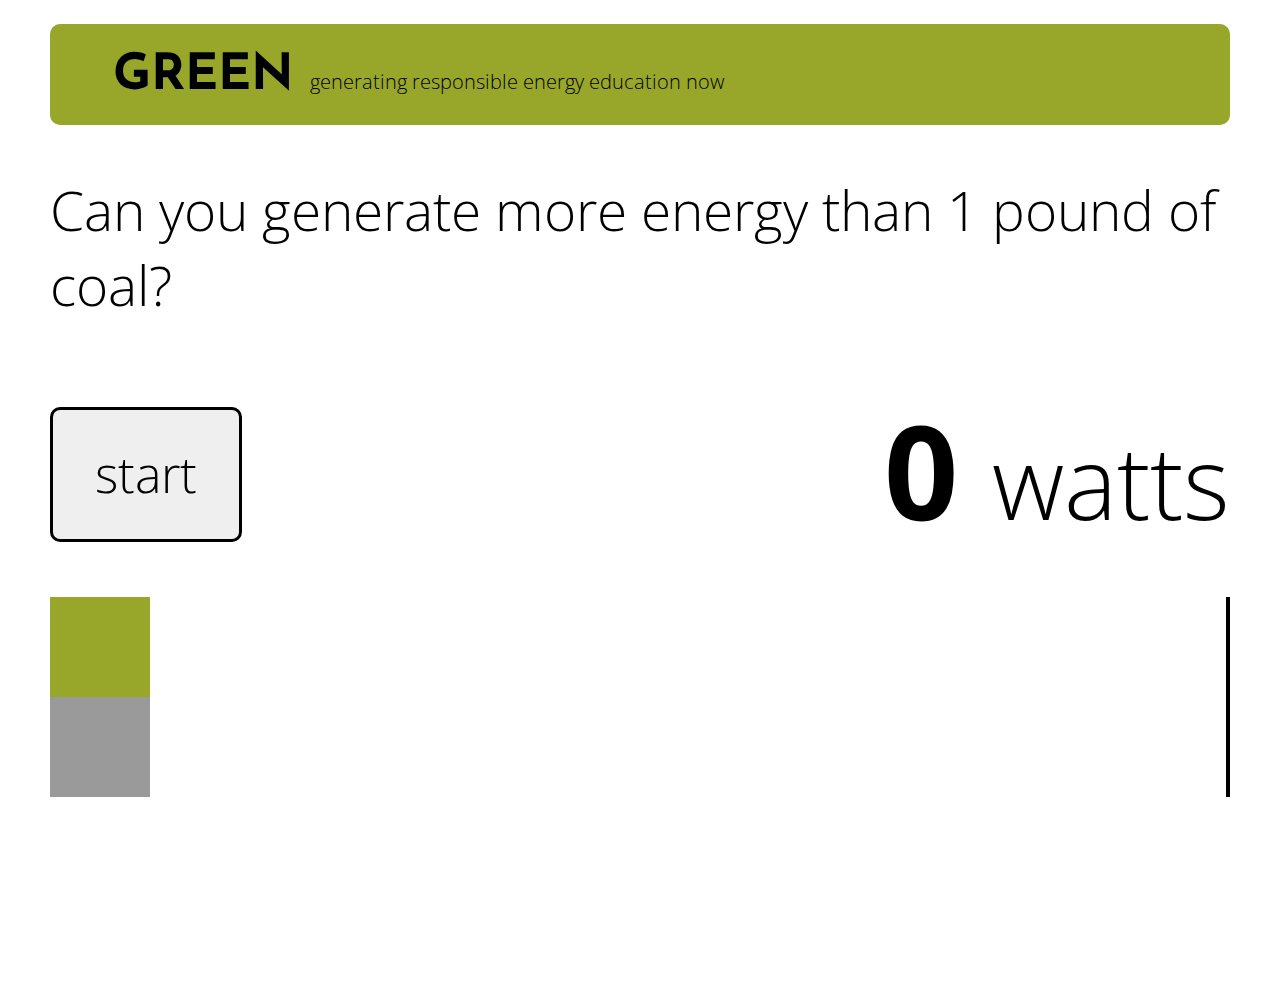
<file: index.html>
<!DOCTYPE html>
<html>
<head>
<title>GREEN</title>
<link rel="stylesheet" type="text/css" href="style.css">
<link href='http://fonts.googleapis.com/css?family=Geostar|Stint+Ultra+Expanded:200,400' rel='stylesheet' type='text/css'>
<link href='http://fonts.googleapis.com/css?family=Josefin+Sans:400,600,700|Open+Sans:400,600' rel='stylesheet' type='text/css'>
</head>

<body>

<div id="banner">
  <span>GREEN </span>
  <span id="sub"> generating responsible energy education now</span>


</div>
<div id="question">Can you generate more energy than 1 pound of coal?</div>
<div id="feedback">

    <span><button id ="start"> start</button></span>
    <a href="graphpage.html"><button  id="results" style="display:none;"> view results </button></a>

    <div id="counter"><span id="num"> 0 </span><span id="unit"> watts</span></div>
</div><!--feedback-->



  <div id="road">

    <!--<div>
      <img id="coal" height="100px" width="100px" src="coal.png">
    </div>
    <div>
      <img id="windmill" height="200px" width="100px" src="windmill.png">
    </div>-->

    <canvas id="myCanvas" width="1330" height="400"></canvas>
    <script>




      // Check for the various File API support.
      if (window.File && window.FileReader && window.FileList && window.Blob) {
        // Great success! All the File APIs are supported.
      } else {
        alert('The File APIs are not fully supported in this browser.');
      }

      //document.getElementById('num').innerText = GetALine("data.txt");

        var wattsfromfile = 0;
        var fileName = "data.txt";
	      var txtFile;

        //keep track of watts in last line of file


        if (window.XMLHttpRequest)
    	  {// code for IE7+, Firefox, Chrome, Opera, Safari
    	  txtFile = new XMLHttpRequest();
    	  }
    	else
    	  {// code for IE6, IE5
    	  txtFile = new ActiveXObject("Microsoft.XMLHTTP");
    	  }
	       txtFile.open("GET","data.txt",false);
	       txtFile.send();
	       var txtDoc=txtFile.responseText;
	       var lines = txtDoc.split("\n");
         //alert(lines[lines.length-2]);
        wattsfromfile = parseInt(lines[lines.length-2]); // values in lines[0], lines[1].



              var windimg = new Image,
              ctx = document.getElementById('myCanvas').getContext('2d');

              var coalimg = new Image,
              ctx = document.getElementById('myCanvas').getContext('2d');

              var rect1 = {
              x: 0,
              y: 0,
              width: 100,
              height: 100,
              borderWidth: 5
              };

              var rect2 = {
              x: 0,
              y: 100,
              width: 100,
              height: 100,
              borderWidth: 5
              };

              function drawRectangle(rectangle, context, color) {
              context.beginPath();
              context.rect(rectangle.x, rectangle.y, rectangle.width, rectangle.height);
              context.fillStyle = color;
              context.fill();

              }


              coalimg.src = 'coal.png';
              windimg.src ='windmill.png';

              ctx.clearRect(0, 0, ctx.canvas.width, ctx.canvas.height);
              drawRectangle(rect2, ctx, '#9a9a9a');
              drawRectangle(rect1, ctx, '#98A729');
              ctx.drawImage(coalimg, 0,100);
              ctx.drawImage(windimg, 0,0);

      //call move when user clicks start
      start.addEventListener('click', function () {

        //declare move: moves rectangles and images forward until end of screen is reached
        function move(obj1, obj2, ctx, x1, y1, x2, y2) {

          //cahnge watts according to last line in file var watts + random # btwn 1 and 20
          var watts = setInterval(function(){

          changeWatts(wattsfromfile);

          },500);

          //call move at interval
          var interval = setInterval(function() {

            return function () {
              ctx.clearRect(0, 0, ctx.canvas.width, ctx.canvas.height);
              //draw rectangles
              drawRectangle(rect2, ctx, '#9a9a9a');
              drawRectangle(rect1, ctx, '#98A729');

              //draw images
              ctx.drawImage(obj2, x1, y1);
              ctx.drawImage(obj1, x2, y2);


              //increment location of images
              x1 += 2;
              x2 += 1;

              //increment length of rectangles
              rect1.width += 1;
              rect2.width += 2;

              //when race is finished set watts to zero and stop objects
              if (x1 > ctx.canvas.width-104) {
                clearInterval(watts);
                clearInterval(interval);
                document.getElementById('num').innerHTML = "0";
                document.getElementById('results').style.display = "block";
              }
            };
          }(), 1330/80);

        }

      move(windimg,coalimg,ctx,0,100, 0, 0);



      }, false);

      //generate random amount of watts and update feedback in html
      function changeWatts(x){

        var newwatts = x + (Math.floor((Math.random() * 20) + 1));
        document.getElementById("num").innerHTML = newwatts;

        }
    </script>
  </div><!--road-->







</body>


</html>
</file>
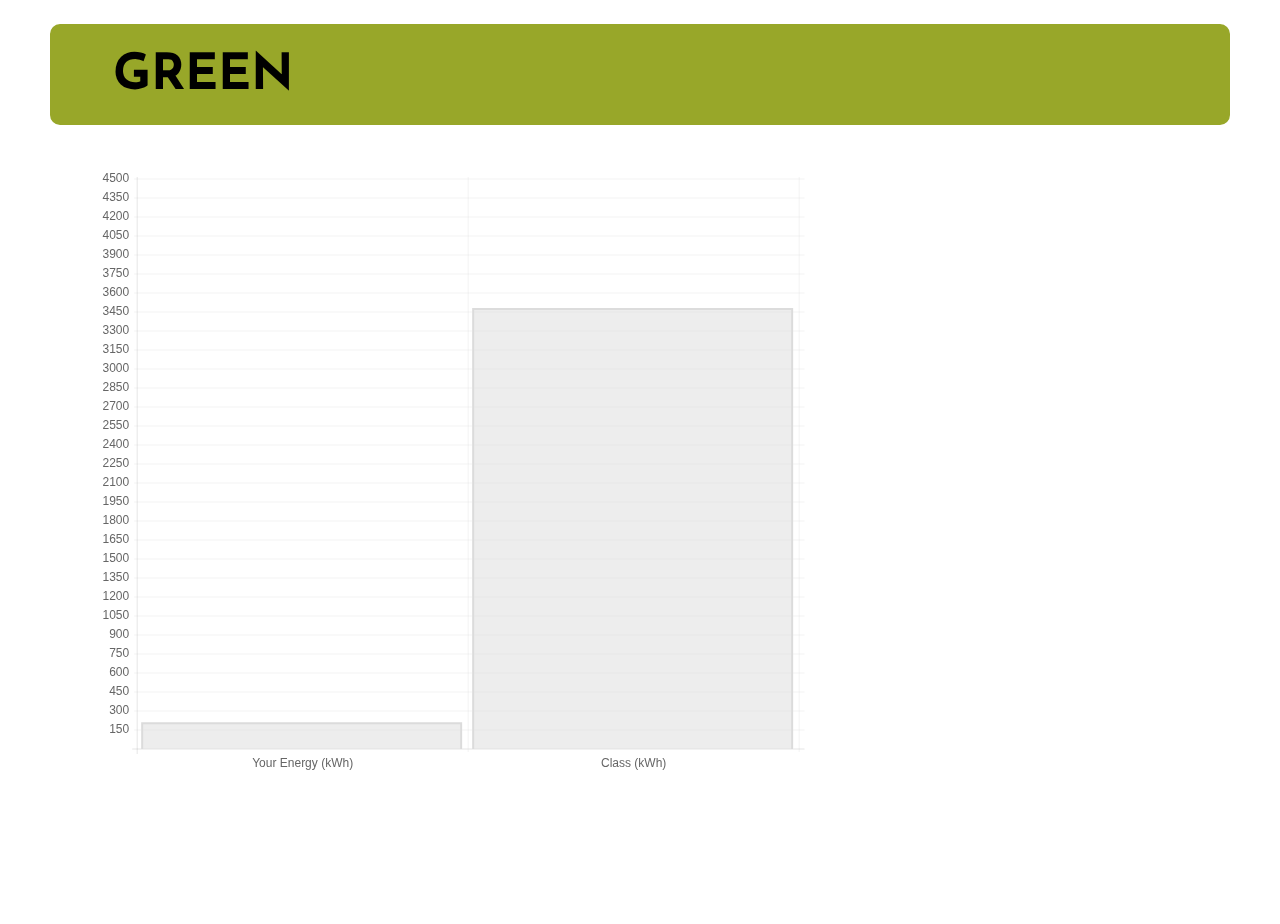
<file: graphpage.html>
<!doctype html>
<html>
	<head>
		<title>GREEN</title>
		<script src="Chart.js"></script>
		<meta name = "viewport" content = "initial-scale = 1, user-scalable = no">
		<style>
			canvas{
			}
		</style>
		<link rel="stylesheet" type="text/css" href="style.css">
		<link href='http://fonts.googleapis.com/css?family=Geostar|Stint+Ultra+Expanded' rel='stylesheet' type='text/css'>
	</head>
	<body>
		<div id="pagecontainer">
		<div id="banner"> GREEN </div>
		<canvas id="canvas" height="600" width="800"></canvas>


	<script>

		var barChartData = {
			labels : ["Your Energy (kWh)","Class (kWh)"],
			datasets : [
				{
					fillColor : "rgba(220,220,220,0.5)",
					strokeColor : "rgba(220,220,220,1)",
					data : [212,3500]
				}
				
			]
			
		}

	var myLine = new Chart(document.getElementById("canvas").getContext("2d")).Bar(barChartData,{scaleOverride: true, scaleStartValue: 0, scaleStepWidth: 150, scaleSteps: 30});
	
	</script>
	</div>
	</body>
</html>
</file>
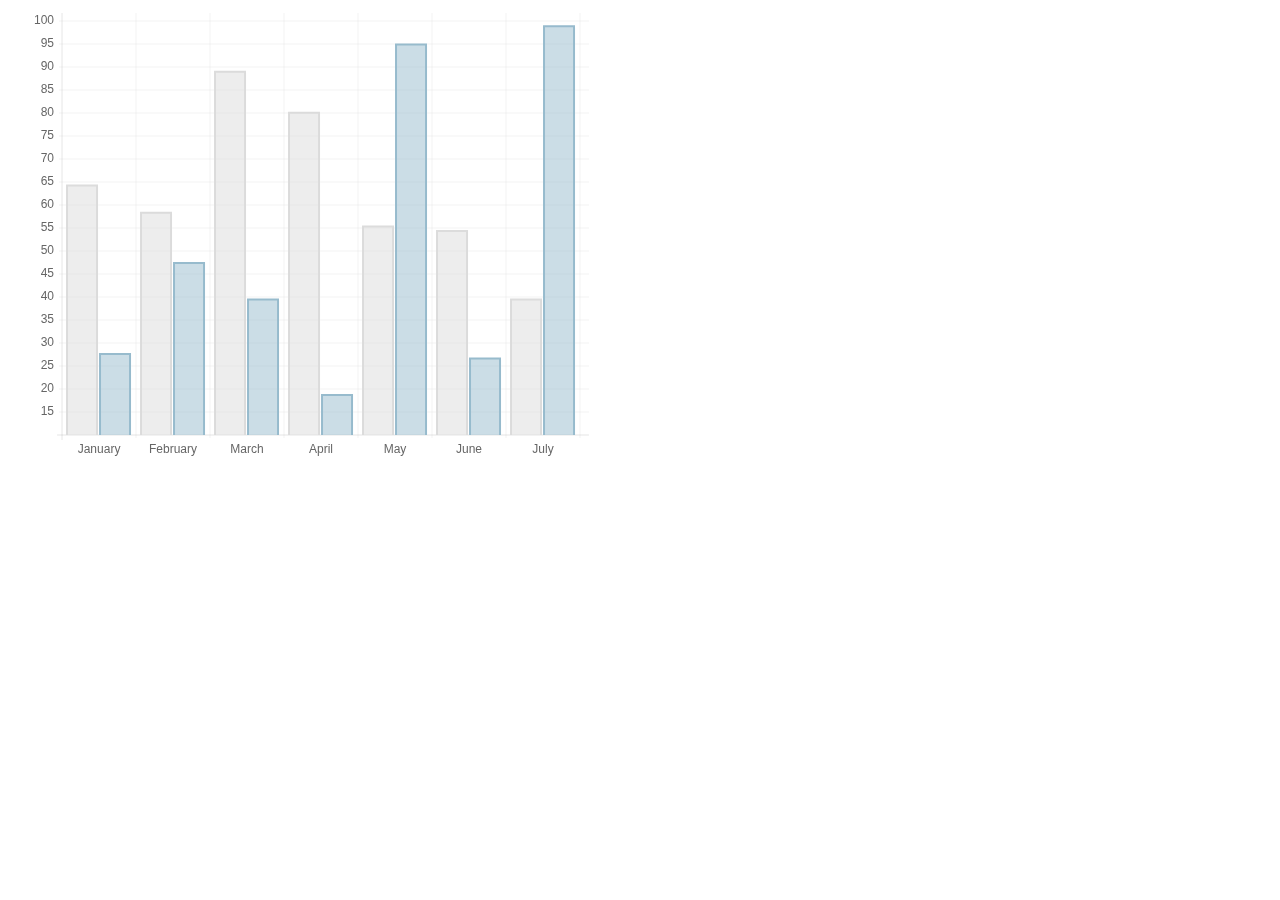
<file: samples/bar.html>
<!doctype html>
<html>
	<head>
		<title>Bar Chart</title>
		<script src="../Chart.js"></script>
		<meta name = "viewport" content = "initial-scale = 1, user-scalable = no">
		<style>
			canvas{
			}
		</style>
	</head>
	<body>
		<canvas id="canvas" height="450" width="600"></canvas>


	<script>

		var barChartData = {
			labels : ["January","February","March","April","May","June","July"],
			datasets : [
				{
					fillColor : "rgba(220,220,220,0.5)",
					strokeColor : "rgba(220,220,220,1)",
					data : [65,59,90,81,56,55,40]
				},
				{
					fillColor : "rgba(151,187,205,0.5)",
					strokeColor : "rgba(151,187,205,1)",
					data : [28,48,40,19,96,27,100]
				}
			]
			
		}

	var myLine = new Chart(document.getElementById("canvas").getContext("2d")).Bar(barChartData);
	
	</script>
	</body>
</html>
</file>
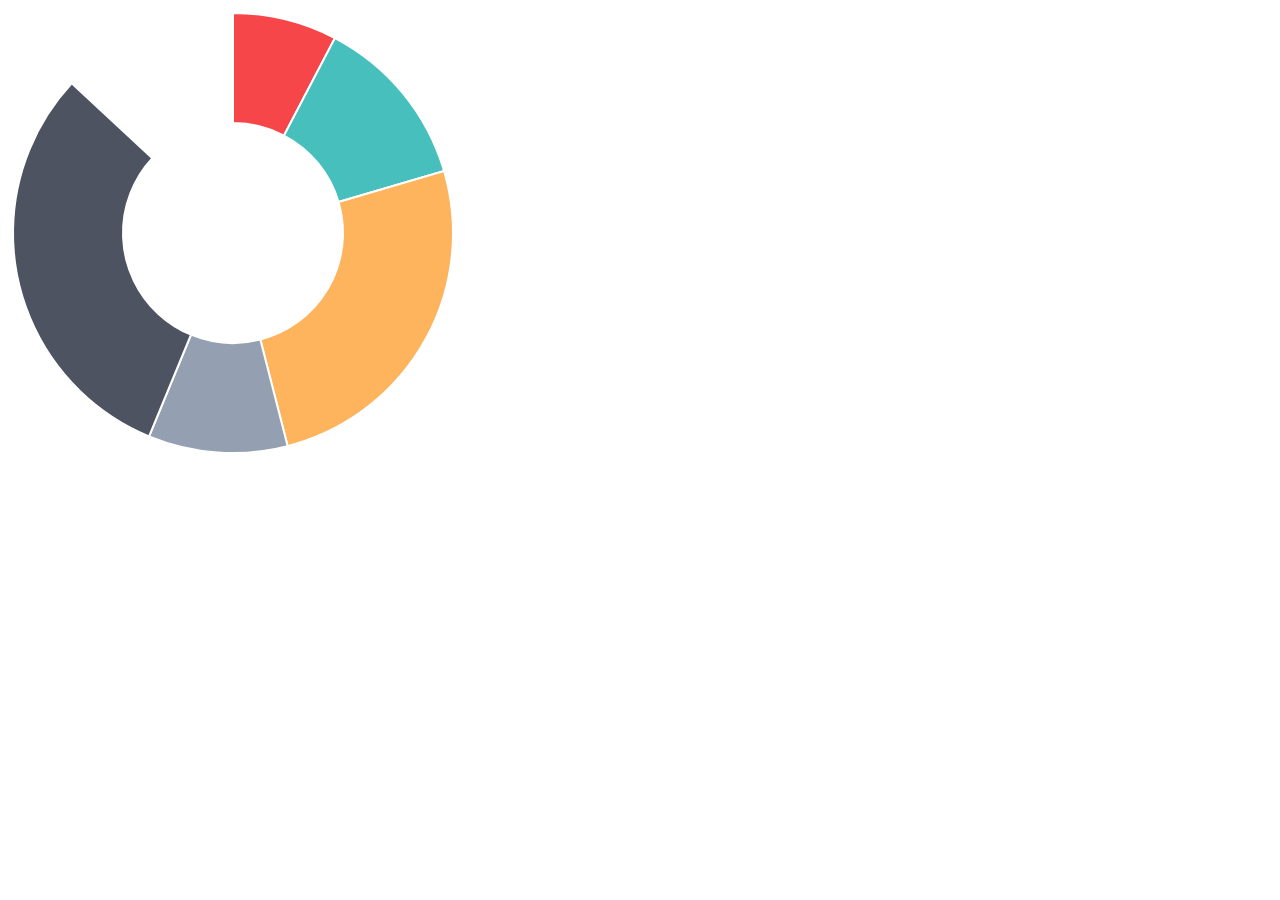
<file: samples/doughnut.html>
<!doctype html>
<html>
	<head>
		<title>Doughnut Chart</title>
		<script src="../Chart.js"></script>
		<meta name = "viewport" content = "initial-scale = 1, user-scalable = no">
		<style>
			canvas{
			}
		</style>
	</head>
	<body>
		<canvas id="canvas" height="450" width="450"></canvas>


	<script>

		var doughnutData = [
				{
					value: 30,
					color:"#F7464A"
				},
				{
					value : 50,
					color : "#46BFBD"
				},
				{
					value : 100,
					color : "#FDB45C"
				},
				{
					value : 40,
					color : "#949FB1"
				},
				{
					value : 120,
					color : "#4D5360"
				}
			
			];

	var myDoughnut = new Chart(document.getElementById("canvas").getContext("2d")).Doughnut(doughnutData);
	
	</script>
	</body>
</html>
</file>
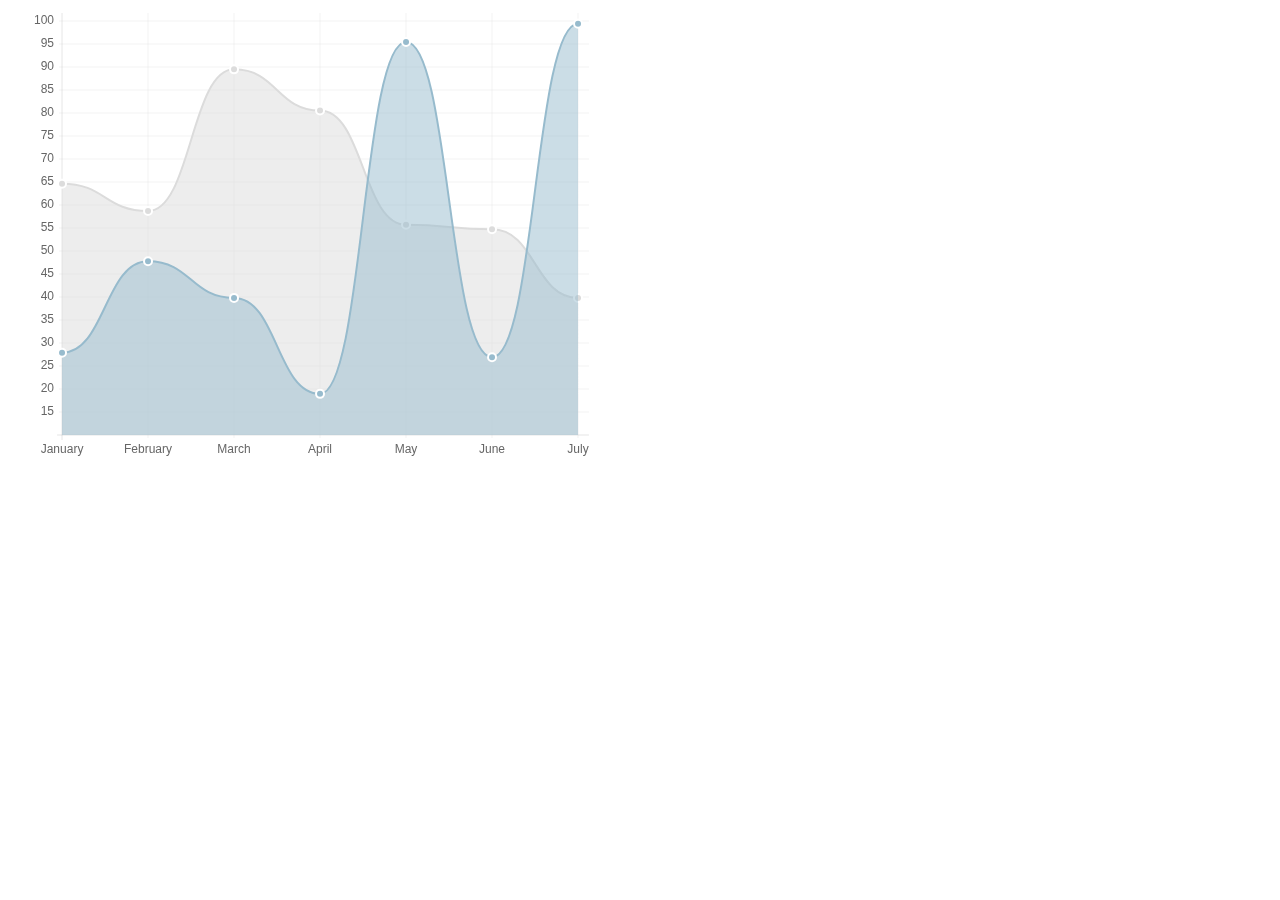
<file: samples/line.html>
<!doctype html>
<html>
	<head>
		<title>Line Chart</title>
		<script src="../Chart.js"></script>
		<meta name = "viewport" content = "initial-scale = 1, user-scalable = no">
		<style>
			canvas{
			}
		</style>
	</head>
	<body>
		<canvas id="canvas" height="450" width="600"></canvas>


	<script>

		var lineChartData = {
			labels : ["January","February","March","April","May","June","July"],
			datasets : [
				{
					fillColor : "rgba(220,220,220,0.5)",
					strokeColor : "rgba(220,220,220,1)",
					pointColor : "rgba(220,220,220,1)",
					pointStrokeColor : "#fff",
					data : [65,59,90,81,56,55,40]
				},
				{
					fillColor : "rgba(151,187,205,0.5)",
					strokeColor : "rgba(151,187,205,1)",
					pointColor : "rgba(151,187,205,1)",
					pointStrokeColor : "#fff",
					data : [28,48,40,19,96,27,100]
				}
			]
			
		}

	var myLine = new Chart(document.getElementById("canvas").getContext("2d")).Line(lineChartData);
	
	</script>
	</body>
</html>
</file>
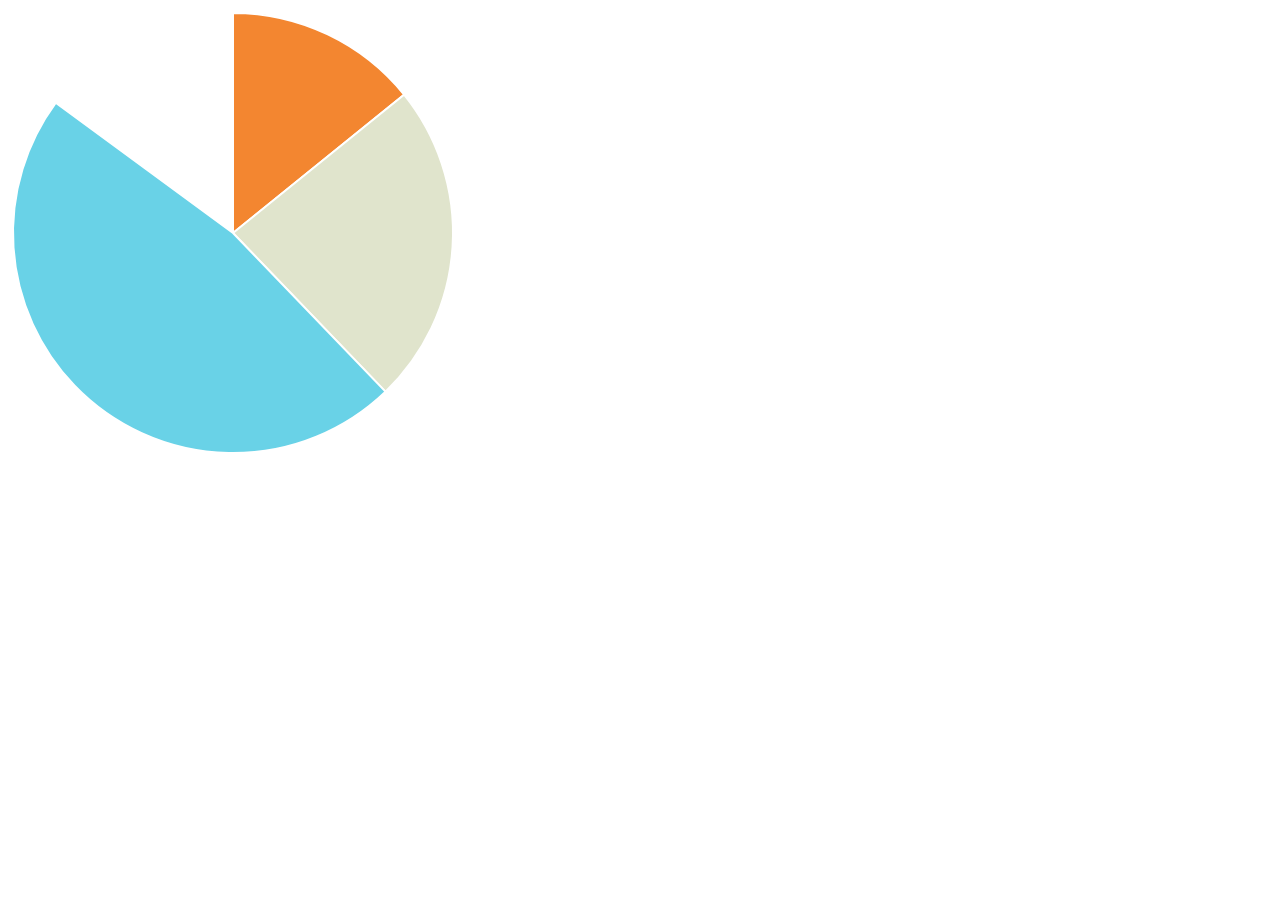
<file: samples/pie.html>
<!doctype html>
<html>
	<head>
		<title>Radar Chart</title>
		<script src="../Chart.js"></script>
		<meta name = "viewport" content = "initial-scale = 1, user-scalable = no">
		<style>
			canvas{
			}
		</style>
	</head>
	<body>
		<canvas id="canvas" height="450" width="450"></canvas>


	<script>

		var pieData = [
				{
					value: 30,
					color:"#F38630"
				},
				{
					value : 50,
					color : "#E0E4CC"
				},
				{
					value : 100,
					color : "#69D2E7"
				}
			
			];

	var myPie = new Chart(document.getElementById("canvas").getContext("2d")).Pie(pieData);
	
	</script>
	</body>
</html>
</file>
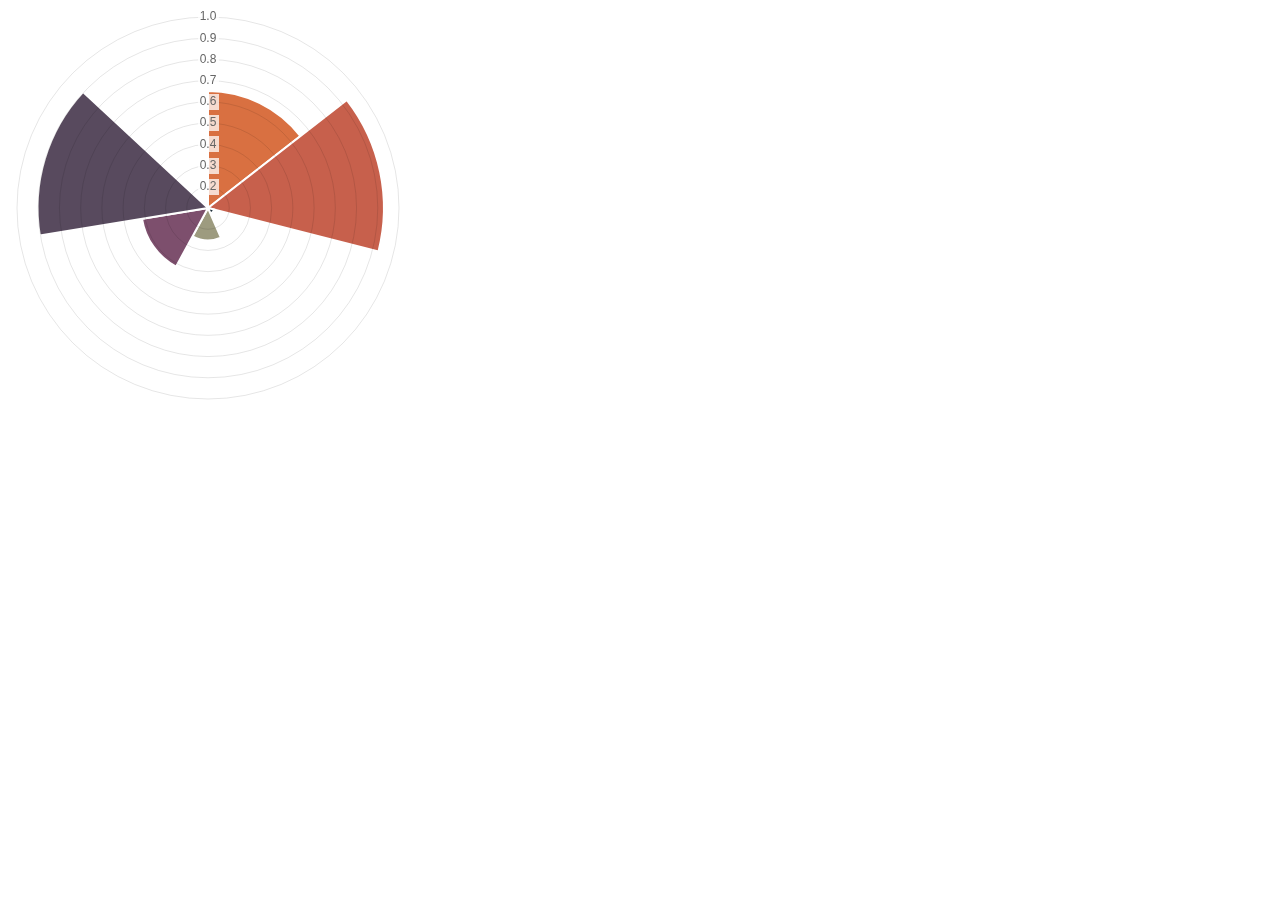
<file: samples/polarArea.html>
<!doctype html>
<html>
	<head>
		<title>Polar Area Chart</title>
		<script src="../Chart.js"></script>
		<meta name = "viewport" content = "initial-scale = 1, user-scalable = no">
		<style>
		</style>
	</head>
	<body>
		<canvas id="canvas" height="400" width="400"></canvas>


	<script>
	var chartData = [
			{
				value : Math.random(),
				color: "#D97041"
			},
			{
				value : Math.random(),
				color: "#C7604C"
			},
			{
				value : Math.random(),
				color: "#21323D"
			},
			{
				value : Math.random(),
				color: "#9D9B7F"
			},
			{
				value : Math.random(),
				color: "#7D4F6D"
			},
			{
				value : Math.random(),
				color: "#584A5E"
			}
		];
	var myPolarArea = new Chart(document.getElementById("canvas").getContext("2d")).PolarArea(chartData);
	</script>
	</body>
</html>
</file>
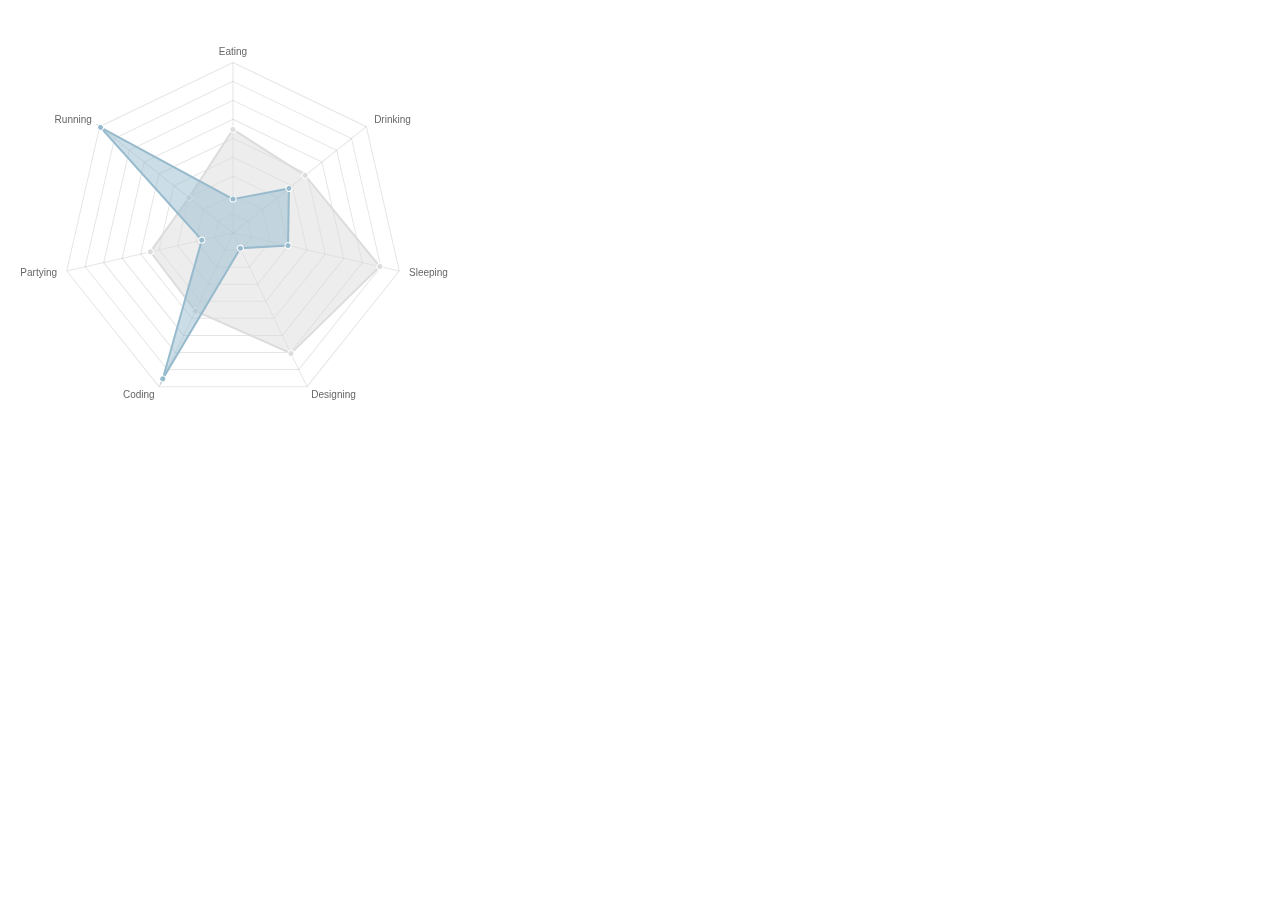
<file: samples/radar.html>
<!doctype html>
<html>
	<head>
		<title>Radar Chart</title>
		<script src="../Chart.js"></script>
		<meta name = "viewport" content = "initial-scale = 1, user-scalable = no">
		<style>
			canvas{
			}
		</style>
	</head>
	<body>
		<canvas id="canvas" height="450" width="450"></canvas>


	<script>

		var radarChartData = {
			labels : ["Eating","Drinking","Sleeping","Designing","Coding","Partying","Running"],
			datasets : [
				{
					fillColor : "rgba(220,220,220,0.5)",
					strokeColor : "rgba(220,220,220,1)",
					pointColor : "rgba(220,220,220,1)",
					pointStrokeColor : "#fff",
					data : [65,59,90,81,56,55,40]
				},
				{
					fillColor : "rgba(151,187,205,0.5)",
					strokeColor : "rgba(151,187,205,1)",
					pointColor : "rgba(151,187,205,1)",
					pointStrokeColor : "#fff",
					data : [28,48,40,19,96,27,100]
				}
			]
			
		}

	var myRadar = new Chart(document.getElementById("canvas").getContext("2d")).Radar(radarChartData,{scaleShowLabels : false, pointLabelFontSize : 10});
	
	</script>
	</body>
</html>
</file>
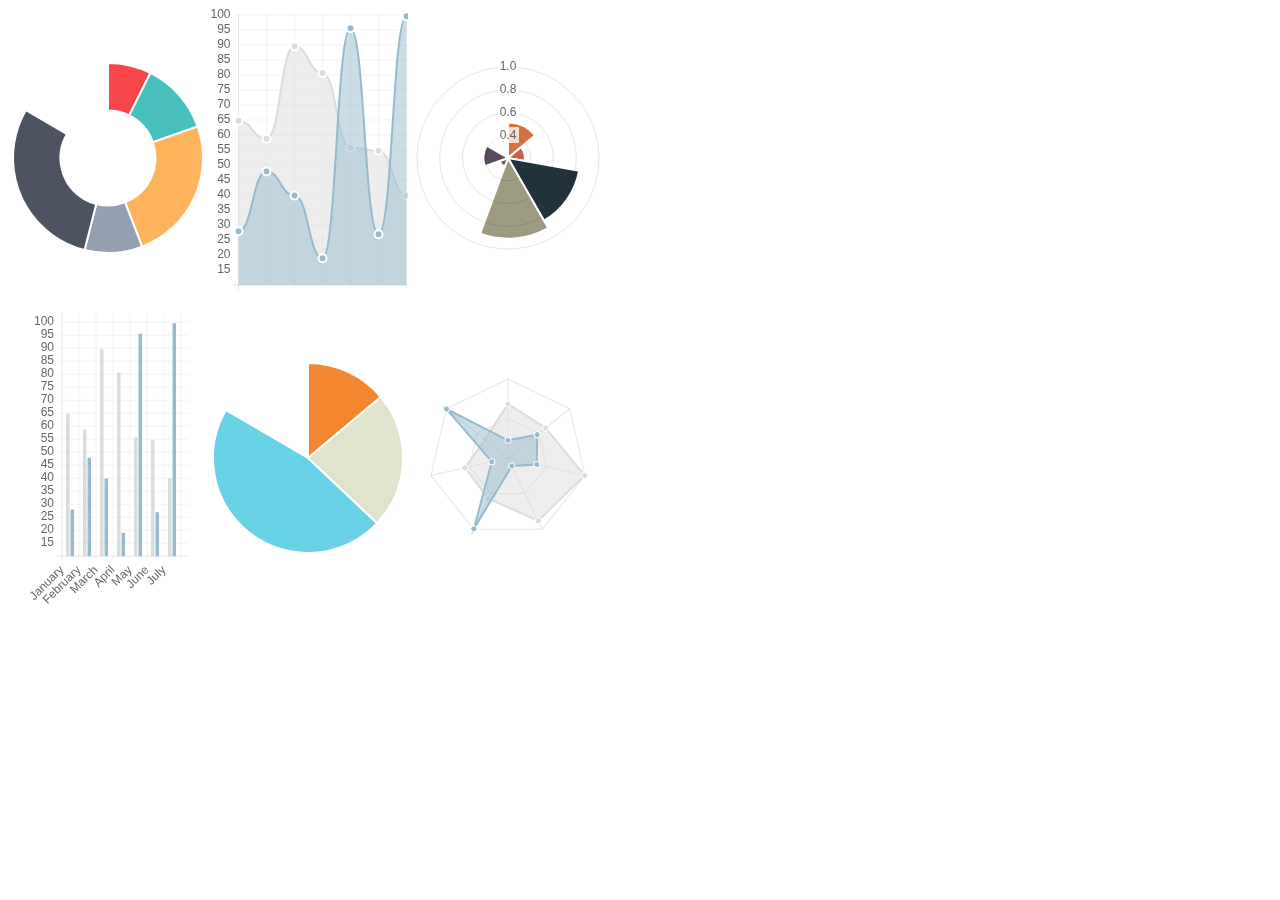
<file: samples/sixup.html>
<!doctype html>
<html>
	<head>
		<title>Doughnut Chart</title>
		<script src="../Chart.js"></script>
		<meta name = "viewport" content = "initial-scale = 1, user-scalable = no">
		<style>
			canvas{
				float: left;
			}
		</style>
	</head>
	<body>
		<div style="width:600px;height:600px;">
			<canvas id="doughnut" height="300" width="200"></canvas>
			<canvas id="line" height="300" width="200"></canvas>
			<canvas id="polarArea" height="300" width="200"></canvas>
			<canvas id="bar" height="300" width="200"></canvas>
			<canvas id="pie" height="300" width="200"></canvas>
			<canvas id="radar" height="300" width="200"></canvas>
		</div>


	<script>

		var doughnutData = [
				{
					value: 30,
					color:"#F7464A"
				},
				{
					value : 50,
					color : "#46BFBD"
				},
				{
					value : 100,
					color : "#FDB45C"
				},
				{
					value : 40,
					color : "#949FB1"
				},
				{
					value : 120,
					color : "#4D5360"
				}
			
			];
		var lineChartData = {
			labels : ["","","","","","",""],
			datasets : [
				{
					fillColor : "rgba(220,220,220,0.5)",
					strokeColor : "rgba(220,220,220,1)",
					pointColor : "rgba(220,220,220,1)",
					pointStrokeColor : "#fff",
					data : [65,59,90,81,56,55,40]
				},
				{
					fillColor : "rgba(151,187,205,0.5)",
					strokeColor : "rgba(151,187,205,1)",
					pointColor : "rgba(151,187,205,1)",
					pointStrokeColor : "#fff",
					data : [28,48,40,19,96,27,100]
				}
			]
			
		};
		var pieData = [
				{
					value: 30,
					color:"#F38630"
				},
				{
					value : 50,
					color : "#E0E4CC"
				},
				{
					value : 100,
					color : "#69D2E7"
				}
			
			];
		var barChartData = {
			labels : ["January","February","March","April","May","June","July"],
			datasets : [
				{
					fillColor : "rgba(220,220,220,0.5)",
					strokeColor : "rgba(220,220,220,1)",
					data : [65,59,90,81,56,55,40]
				},
				{
					fillColor : "rgba(151,187,205,0.5)",
					strokeColor : "rgba(151,187,205,1)",
					data : [28,48,40,19,96,27,100]
				}
			]
			
		};
	var chartData = [
			{
				value : Math.random(),
				color: "#D97041"
			},
			{
				value : Math.random(),
				color: "#C7604C"
			},
			{
				value : Math.random(),
				color: "#21323D"
			},
			{
				value : Math.random(),
				color: "#9D9B7F"
			},
			{
				value : Math.random(),
				color: "#7D4F6D"
			},
			{
				value : Math.random(),
				color: "#584A5E"
			}
		];
		var radarChartData = {
			labels : ["","","","","","",""],
			datasets : [
				{
					fillColor : "rgba(220,220,220,0.5)",
					strokeColor : "rgba(220,220,220,1)",
					pointColor : "rgba(220,220,220,1)",
					pointStrokeColor : "#fff",
					data : [65,59,90,81,56,55,40]
				},
				{
					fillColor : "rgba(151,187,205,0.5)",
					strokeColor : "rgba(151,187,205,1)",
					pointColor : "rgba(151,187,205,1)",
					pointStrokeColor : "#fff",
					data : [28,48,40,19,96,27,100]
				}
			]
			
		};
	new Chart(document.getElementById("doughnut").getContext("2d")).Doughnut(doughnutData);
	new Chart(document.getElementById("line").getContext("2d")).Line(lineChartData);
	new Chart(document.getElementById("radar").getContext("2d")).Radar(radarChartData);
	new Chart(document.getElementById("polarArea").getContext("2d")).PolarArea(chartData);
	new Chart(document.getElementById("bar").getContext("2d")).Bar(barChartData);
	new Chart(document.getElementById("pie").getContext("2d")).Pie(pieData);
	
	</script>
	</body>
</html>
</file>
<file: style.css>
@import url(http://fonts.googleapis.com/css?family=Josefin+Sans:400,600,700|Open+Sans:400,600,300);
html{height:100%;}
body{
  margin-left:50px;
  margin-right:50px;
  height:100%;
  font-family: 'Open Sans', sans-serif;
}
#pagecontainer{
height:100%;
}

#banner{
  font-family: 'Josefin Sans', sans-serif;
  background-color:#98A729;
  color: #F5F3F4;
  height:70px;
  border: 4px solid;
  font-size:50px;
  border-radius: 10px;
  border-color:#98A729;
  padding-left:5%;
  padding-top:2%;
  margin-bottom:4%;
  margin-top:2%;
  color: black;
  font-weight:bold;
}
#sub{
  font-family: 'Open Sans', sans-serif;
  font-weight: 100;
  font-size: 20px;
}
#results{
  font-family: 'Open Sans', sans-serif;
  color:black;
  margin-left:5%;
  margin-bottom:1%;
  position:absolute;
left:500px;
font-size:30px;
font-weight:bold;

}
#question{
  font-size:55px;
  font-weight:100;
}

#feedback{

  /*border-radius: 10px;
  border: 2px solid;
  border-color: #BFB58A;*/
  margin-top:5%;
  height:20%;
}

button{
  font-family: 'Open Sans', sans-serif;
  font-weight:100;
  margin-top:2%;
  /*background-color:#cba87a;*/
  height:15%;
  width: 15%;
  float:left;
  font-size:50px;
  position:absolute;
  color:black;
  border-radius:10px;
  border: 3px solid;
  border-color:black;
}

#timer{
  display:inline-block;
  position:relative;
  float:left;
}
#road{

  /*background-color:#cba87a;*/
  margin-top:3%;
  background-image: url('lamp.jpg') no-repeat fixed;
  height:200px;

  border-right: 4px solid;
/*  border-left:0px;
  border-right:0px;*/
  /*border-color:#98A729;*/
}


#coal{


}


#counter{
  /*font-family: 'Geostar', cursive;*/

  font-family: 'Open Sans', sans-serif;
  font-size:130px;
  font-weight:bold;
  line-height:inherit;
  float:right;
  display:block;
}

#unit{
  font-family:'Open Sans', sans-serif;
  font-size:100px;
  font-weight:200;
}


#canvas{
  display:inline;
}





#burst-12 {
    background: red;
    width: 80px;
    height: 80px;
    position: relative;
    text-align: center;
}
#burst-12:before, #burst-12:after {
    content: "";
    position: absolute;
    top: 0;
    left: 0;
    height: 80px;
    width: 80px;
    background: red;
}
#burst-12:before {
    -webkit-transform: rotate(30deg);
       -moz-transform: rotate(30deg);
        -ms-transform: rotate(30deg);
         -o-transform: rotate(30deg);
}
#burst-12:after {
    -webkit-transform: rotate(60deg);
       -moz-transform: rotate(60deg);
        -ms-transform: rotate(60deg);
         -o-transform: rotate(60deg);
}
</file>
